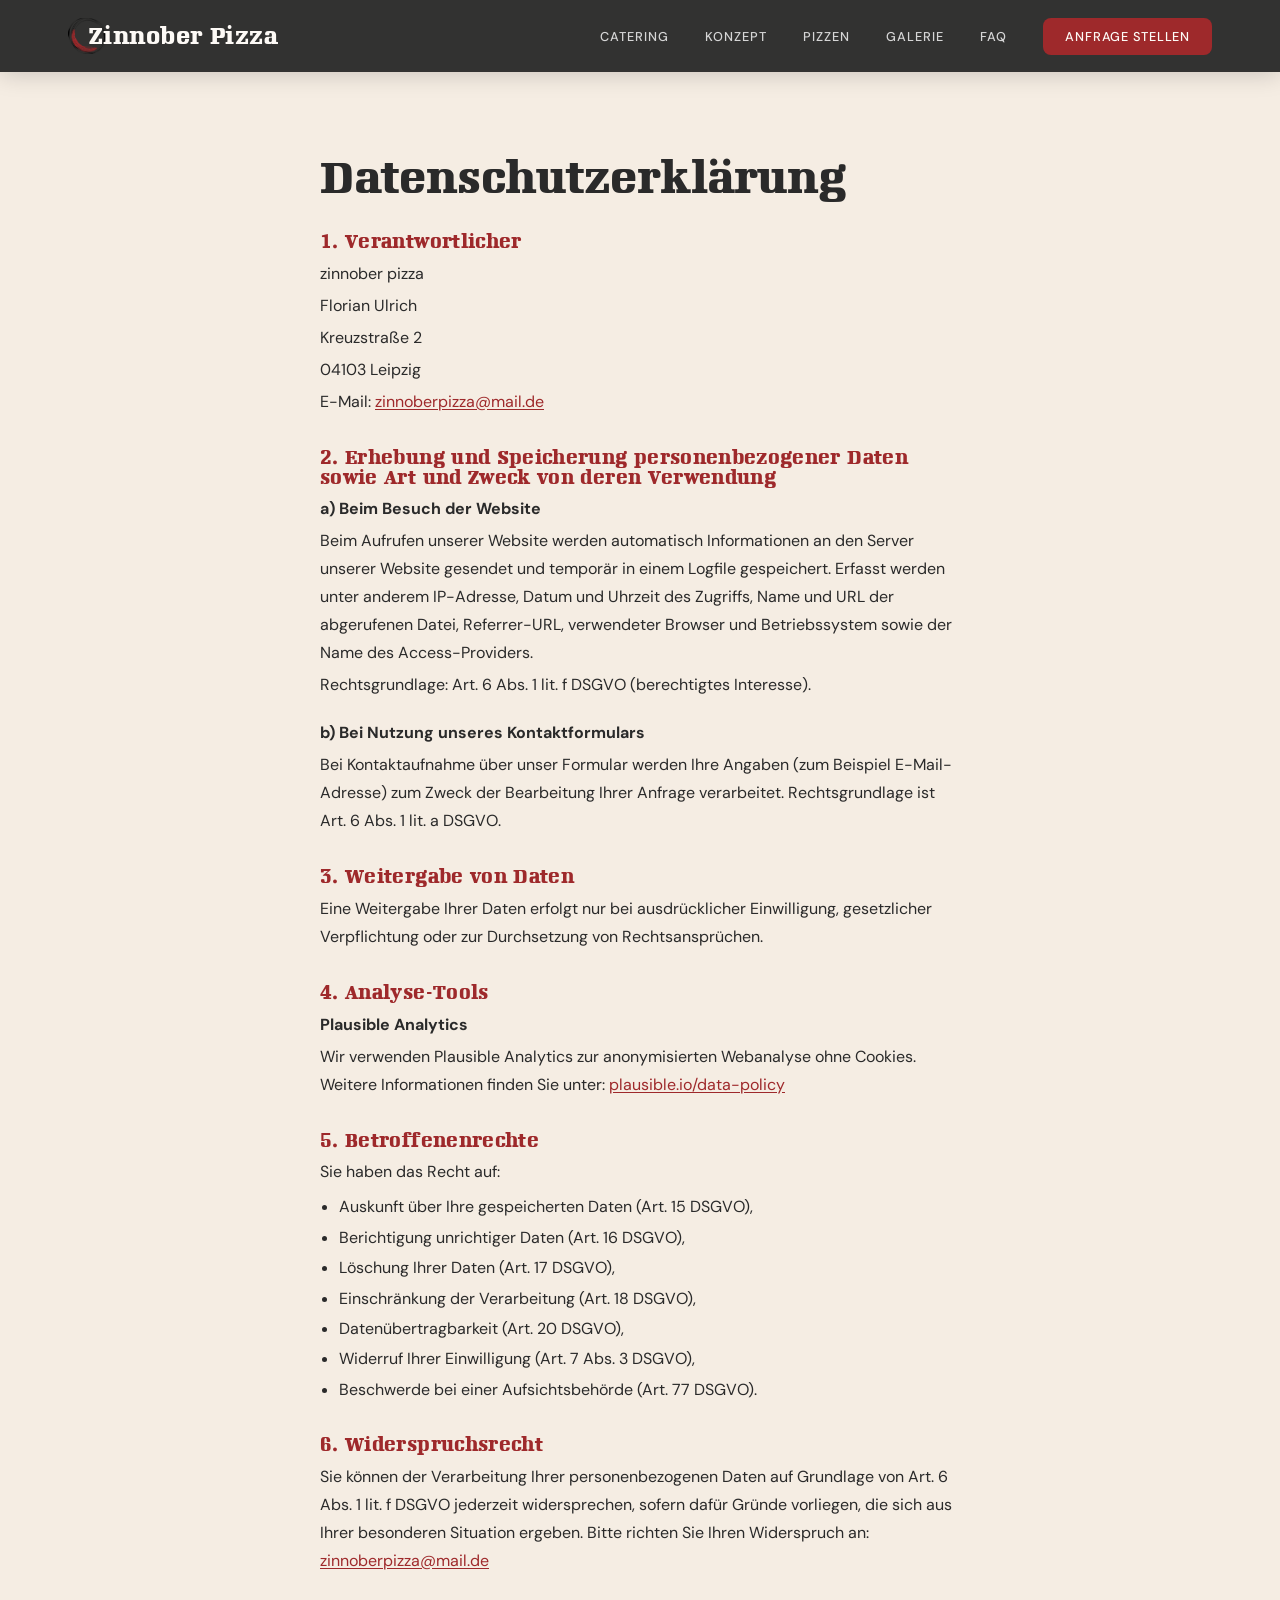
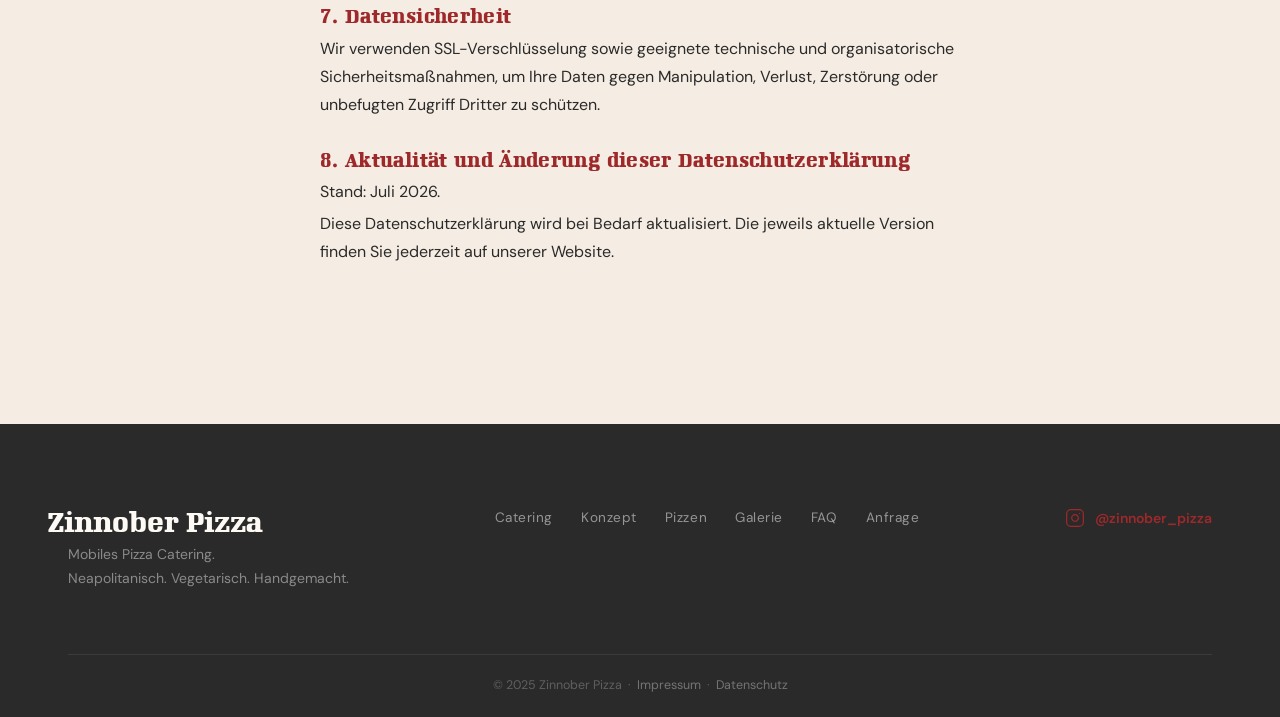
<file: datenschutz.html>
<!DOCTYPE html>
<html lang="de">
<head>
    <meta charset="UTF-8">
    <meta name="viewport" content="width=device-width, initial-scale=1.0">
    <title>Datenschutz – Zinnober Pizza</title>
    <meta name="description" content="Datenschutzerklärung von Zinnober Pizza gemäß DSGVO.">
    <meta name="robots" content="noindex, follow">
    <link rel="canonical" href="https://zinnoberpizza.com/datenschutz.html">
    <link rel="icon" type="image/png" href="images/logo.png">

    <!-- Google Fonts — DM Sans body only; Napoleon headings are self-hosted in /fonts -->
    <link rel="preconnect" href="https://fonts.googleapis.com">
    <link rel="preconnect" href="https://fonts.gstatic.com" crossorigin>
    <link href="https://fonts.googleapis.com/css2?family=DM+Sans:opsz,wght@9..40,300;9..40,400;9..40,500;9..40,600&display=swap" rel="stylesheet">

    <link rel="stylesheet" href="css/style.css">
</head>
<body class="legal-page">

    <!-- =====================================================================
         NAVIGATION
    ====================================================================== -->
    <header class="site-header" id="header">
        <nav class="nav-inner">
            <a href="index.html" class="nav-logo">
                <img src="images/logo.png" alt="Zinnober Pizza" class="nav-logo-img">
                <span>Zinnober Pizza</span>
            </a>
            <button class="nav-toggle" id="navToggle" aria-label="Menü öffnen" aria-expanded="false">
                <span></span><span></span><span></span>
            </button>
            <ul class="nav-links" id="navLinks">
                <li><a href="index.html#catering">Catering</a></li>
                <li><a href="index.html#konzept">Konzept</a></li>
                <li><a href="index.html#pizzen">Pizzen</a></li>
                <li><a href="index.html#galerie">Galerie</a></li>
                <li><a href="index.html#faq">FAQ</a></li>
                <li><a href="index.html#anfrage" class="nav-cta">Anfrage stellen</a></li>
            </ul>
        </nav>
    </header>


    <!-- =====================================================================
         DATENSCHUTZ
    ====================================================================== -->
    <section class="s-legal">
        <div class="container">
            <div class="legal-content">
                <h2>Datenschutzerklärung</h2>

                <h3>1. Verantwortlicher</h3>
                <p>zinnober pizza</p>
                <p>Florian Ulrich</p>
                <p>Kreuzstraße 2</p>
                <p>04103 Leipzig</p>
                <p>E-Mail: <a href="mailto:zinnoberpizza@mail.de">zinnoberpizza@mail.de</a></p>

                <h3>2. Erhebung und Speicherung personenbezogener Daten sowie Art und Zweck von deren Verwendung</h3>
                <p><strong>a) Beim Besuch der Website</strong></p>
                <p>Beim Aufrufen unserer Website werden automatisch Informationen an den Server unserer Website gesendet und temporär in einem Logfile gespeichert. Erfasst werden unter anderem IP-Adresse, Datum und Uhrzeit des Zugriffs, Name und URL der abgerufenen Datei, Referrer-URL, verwendeter Browser und Betriebssystem sowie der Name des Access-Providers.</p>
                <p>Rechtsgrundlage: Art. 6 Abs. 1 lit. f DSGVO (berechtigtes Interesse).</p>

                <p style="margin-top: 20px;"><strong>b) Bei Nutzung unseres Kontaktformulars</strong></p>
                <p>Bei Kontaktaufnahme über unser Formular werden Ihre Angaben (zum Beispiel E-Mail-Adresse) zum Zweck der Bearbeitung Ihrer Anfrage verarbeitet. Rechtsgrundlage ist Art. 6 Abs. 1 lit. a DSGVO.</p>

                <h3>3. Weitergabe von Daten</h3>
                <p>Eine Weitergabe Ihrer Daten erfolgt nur bei ausdrücklicher Einwilligung, gesetzlicher Verpflichtung oder zur Durchsetzung von Rechtsansprüchen.</p>

                <h3>4. Analyse-Tools</h3>
                <p><strong>Plausible Analytics</strong></p>
                <p>Wir verwenden Plausible Analytics zur anonymisierten Webanalyse ohne Cookies. Weitere Informationen finden Sie unter: <a href="https://plausible.io/data-policy" target="_blank" rel="noopener noreferrer">plausible.io/data-policy</a></p>

                <h3>5. Betroffenenrechte</h3>
                <p>Sie haben das Recht auf:</p>
                <ul class="legal-list">
                    <li>Auskunft über Ihre gespeicherten Daten (Art. 15 DSGVO),</li>
                    <li>Berichtigung unrichtiger Daten (Art. 16 DSGVO),</li>
                    <li>Löschung Ihrer Daten (Art. 17 DSGVO),</li>
                    <li>Einschränkung der Verarbeitung (Art. 18 DSGVO),</li>
                    <li>Datenübertragbarkeit (Art. 20 DSGVO),</li>
                    <li>Widerruf Ihrer Einwilligung (Art. 7 Abs. 3 DSGVO),</li>
                    <li>Beschwerde bei einer Aufsichtsbehörde (Art. 77 DSGVO).</li>
                </ul>

                <h3>6. Widerspruchsrecht</h3>
                <p>Sie können der Verarbeitung Ihrer personenbezogenen Daten auf Grundlage von Art. 6 Abs. 1 lit. f DSGVO jederzeit widersprechen, sofern dafür Gründe vorliegen, die sich aus Ihrer besonderen Situation ergeben. Bitte richten Sie Ihren Widerspruch an: <a href="mailto:zinnoberpizza@mail.de">zinnoberpizza@mail.de</a></p>

                <h3>7. Datensicherheit</h3>
                <p>Wir verwenden SSL-Verschlüsselung sowie geeignete technische und organisatorische Sicherheitsmaßnahmen, um Ihre Daten gegen Manipulation, Verlust, Zerstörung oder unbefugten Zugriff Dritter zu schützen.</p>

                <h3>8. Aktualität und Änderung dieser Datenschutzerklärung</h3>
                <p>Stand: Juli 2026.</p>
                <p>Diese Datenschutzerklärung wird bei Bedarf aktualisiert. Die jeweils aktuelle Version finden Sie jederzeit auf unserer Website.</p>
            </div>
        </div>
    </section>


    <!-- =====================================================================
         FOOTER
    ====================================================================== -->
    <footer class="footer">
        <div class="container">
            <div class="footer-inner">
                <div class="footer-brand">
                    <span class="footer-logo">Zinnober Pizza</span>
                    <p>Mobiles Pizza Catering.<br>Neapolitanisch. Vegetarisch. Handgemacht.</p>
                </div>
                <nav class="footer-nav" aria-label="Footer Navigation">
                    <a href="index.html#catering">Catering</a>
                    <a href="index.html#konzept">Konzept</a>
                    <a href="index.html#pizzen">Pizzen</a>
                    <a href="index.html#galerie">Galerie</a>
                    <a href="index.html#faq">FAQ</a>
                    <a href="index.html#anfrage">Anfrage</a>
                </nav>
                <div class="footer-social">
                    <a href="https://www.instagram.com/zinnober_pizza" target="_blank" rel="noopener noreferrer" aria-label="Instagram @zinnober_pizza">
                        <svg width="20" height="20" viewBox="0 0 24 24" fill="none" stroke="currentColor" stroke-width="1.5" stroke-linecap="round" stroke-linejoin="round" aria-hidden="true">
                            <rect x="2" y="2" width="20" height="20" rx="5" ry="5"/><path d="M16 11.37A4 4 0 1 1 12.63 8 4 4 0 0 1 16 11.37z"/><line x1="17.5" y1="6.5" x2="17.51" y2="6.5"/>
                        </svg>
                        @zinnober_pizza
                    </a>
                </div>
            </div>
            <div class="footer-bottom">
                <p>&copy; 2025 Zinnober Pizza &nbsp;&middot;&nbsp; <a href="impressum.html">Impressum</a> &nbsp;&middot;&nbsp; <a href="datenschutz.html">Datenschutz</a></p>
            </div>
        </div>
    </footer>

    <script src="js/main.js"></script>
</body>
</html>
</file>
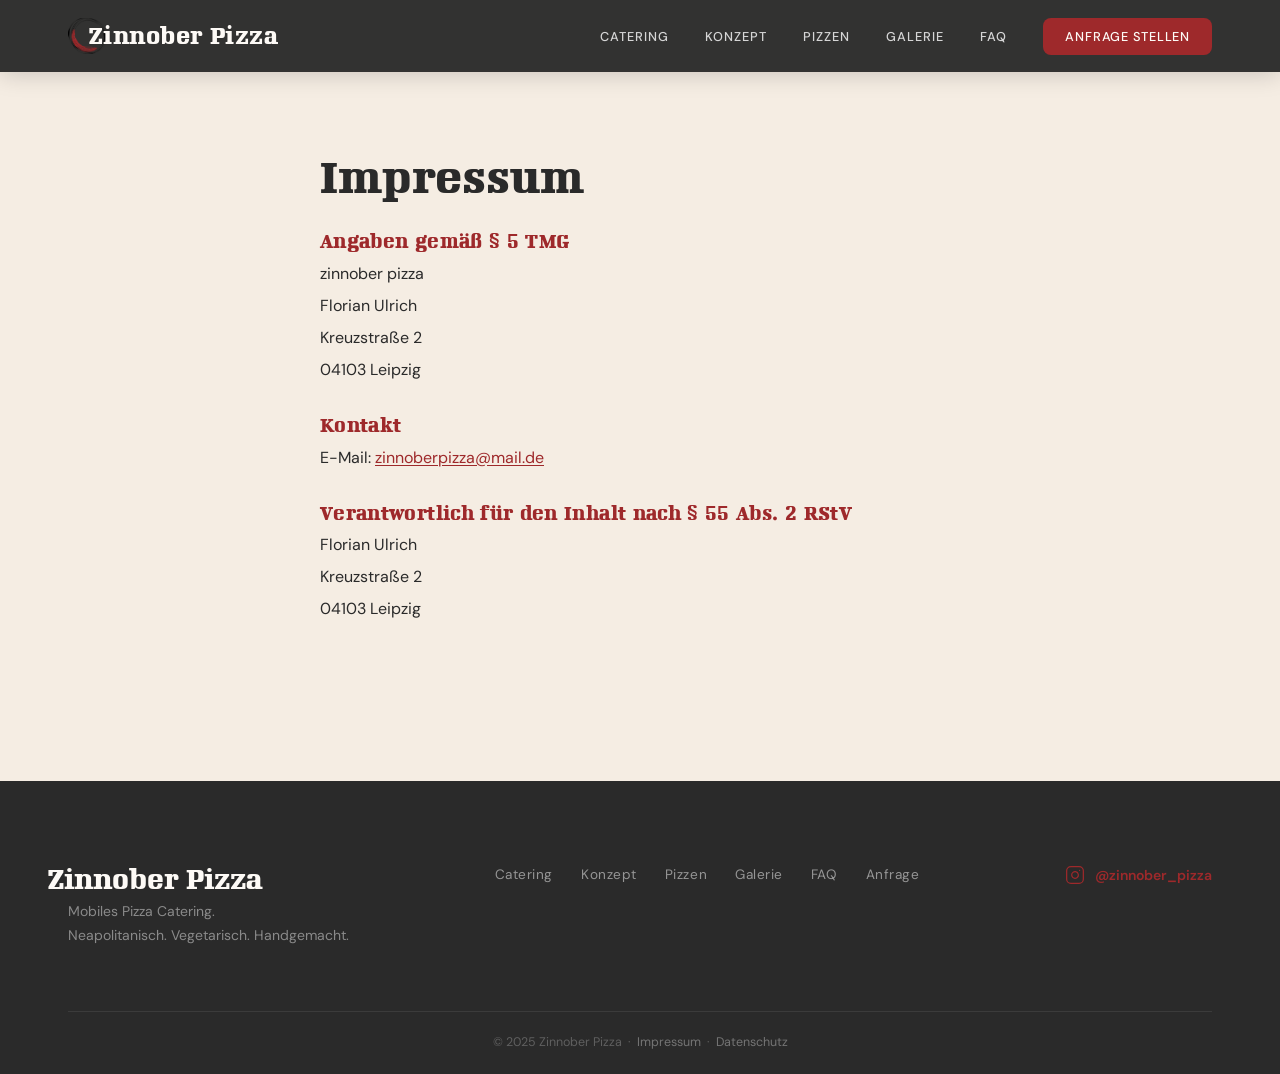
<file: impressum.html>
<!DOCTYPE html>
<html lang="de">
<head>
    <meta charset="UTF-8">
    <meta name="viewport" content="width=device-width, initial-scale=1.0">
    <title>Impressum – Zinnober Pizza</title>
    <meta name="description" content="Impressum von Zinnober Pizza – Angaben gemäß § 5 TMG.">
    <meta name="robots" content="noindex, follow">
    <link rel="canonical" href="https://zinnoberpizza.com/impressum.html">
    <link rel="icon" type="image/png" href="images/logo.png">

    <!-- Google Fonts — DM Sans body only; Napoleon headings are self-hosted in /fonts -->
    <link rel="preconnect" href="https://fonts.googleapis.com">
    <link rel="preconnect" href="https://fonts.gstatic.com" crossorigin>
    <link href="https://fonts.googleapis.com/css2?family=DM+Sans:opsz,wght@9..40,300;9..40,400;9..40,500;9..40,600&display=swap" rel="stylesheet">

    <link rel="stylesheet" href="css/style.css">
</head>
<body class="legal-page">

    <!-- =====================================================================
         NAVIGATION
    ====================================================================== -->
    <header class="site-header" id="header">
        <nav class="nav-inner">
            <a href="index.html" class="nav-logo">
                <img src="images/logo.png" alt="Zinnober Pizza" class="nav-logo-img">
                <span>Zinnober Pizza</span>
            </a>
            <button class="nav-toggle" id="navToggle" aria-label="Menü öffnen" aria-expanded="false">
                <span></span><span></span><span></span>
            </button>
            <ul class="nav-links" id="navLinks">
                <li><a href="index.html#catering">Catering</a></li>
                <li><a href="index.html#konzept">Konzept</a></li>
                <li><a href="index.html#pizzen">Pizzen</a></li>
                <li><a href="index.html#galerie">Galerie</a></li>
                <li><a href="index.html#faq">FAQ</a></li>
                <li><a href="index.html#anfrage" class="nav-cta">Anfrage stellen</a></li>
            </ul>
        </nav>
    </header>


    <!-- =====================================================================
         IMPRESSUM
    ====================================================================== -->
    <section class="s-legal">
        <div class="container">
            <div class="legal-content">
                <h2>Impressum</h2>

                <h3>Angaben gemäß § 5 TMG</h3>
                <p>zinnober pizza</p>
                <p>Florian Ulrich</p>
                <p>Kreuzstraße 2</p>
                <p>04103 Leipzig</p>

                <h3>Kontakt</h3>
                <p>E-Mail: <a href="mailto:zinnoberpizza@mail.de">zinnoberpizza@mail.de</a></p>

                <h3>Verantwortlich für den Inhalt nach § 55 Abs. 2 RStV</h3>
                <p>Florian Ulrich</p>
                <p>Kreuzstraße 2</p>
                <p>04103 Leipzig</p>
            </div>
        </div>
    </section>


    <!-- =====================================================================
         FOOTER
    ====================================================================== -->
    <footer class="footer">
        <div class="container">
            <div class="footer-inner">
                <div class="footer-brand">
                    <span class="footer-logo">Zinnober Pizza</span>
                    <p>Mobiles Pizza Catering.<br>Neapolitanisch. Vegetarisch. Handgemacht.</p>
                </div>
                <nav class="footer-nav" aria-label="Footer Navigation">
                    <a href="index.html#catering">Catering</a>
                    <a href="index.html#konzept">Konzept</a>
                    <a href="index.html#pizzen">Pizzen</a>
                    <a href="index.html#galerie">Galerie</a>
                    <a href="index.html#faq">FAQ</a>
                    <a href="index.html#anfrage">Anfrage</a>
                </nav>
                <div class="footer-social">
                    <a href="https://www.instagram.com/zinnober_pizza" target="_blank" rel="noopener noreferrer" aria-label="Instagram @zinnober_pizza">
                        <svg width="20" height="20" viewBox="0 0 24 24" fill="none" stroke="currentColor" stroke-width="1.5" stroke-linecap="round" stroke-linejoin="round" aria-hidden="true">
                            <rect x="2" y="2" width="20" height="20" rx="5" ry="5"/><path d="M16 11.37A4 4 0 1 1 12.63 8 4 4 0 0 1 16 11.37z"/><line x1="17.5" y1="6.5" x2="17.51" y2="6.5"/>
                        </svg>
                        @zinnober_pizza
                    </a>
                </div>
            </div>
            <div class="footer-bottom">
                <p>&copy; 2025 Zinnober Pizza &nbsp;&middot;&nbsp; <a href="impressum.html">Impressum</a> &nbsp;&middot;&nbsp; <a href="datenschutz.html">Datenschutz</a></p>
            </div>
        </div>
    </footer>

    <script src="js/main.js"></script>
</body>
</html>
</file>
<file: css/style.css>
/* =============================================================================
   ZINNOBER PIZZA — Stylesheet
   Colors:  Zinnober Rot #9E292B | Charcoal #2A2A2A | Cream #F5EDE3 | Gold #D4A853
   Fonts:   Napoleon (headings, self-hosted) | DM Sans (body, Google Fonts)
   Hosted:  GitHub Pages · static
============================================================================= */


/* ─────────────────────────────────────────────
   NAPOLEON FONT FACES (self-hosted)
───────────────────────────────────────────── */
@font-face {
    font-family: 'Napoleon';
    src: url('../fonts/napoleon-regular.ttf') format('truetype');
    font-weight: 400;
    font-style: normal;
    font-display: swap;
}
@font-face {
    font-family: 'Napoleon';
    src: url('../fonts/napoleon-italic.ttf') format('truetype');
    font-weight: 400;
    font-style: italic;
    font-display: swap;
}
@font-face {
    font-family: 'Napoleon';
    src: url('../fonts/napoleon-light.ttf') format('truetype');
    font-weight: 300;
    font-style: normal;
    font-display: swap;
}
@font-face {
    font-family: 'Napoleon';
    src: url('../fonts/napoleon-semibold.ttf') format('truetype');
    font-weight: 600;
    font-style: normal;
    font-display: swap;
}
@font-face {
    font-family: 'Napoleon';
    src: url('../fonts/napoleon-bold.ttf') format('truetype');
    font-weight: 700;
    font-style: normal;
    font-display: swap;
}
@font-face {
    font-family: 'Napoleon Condensed';
    src: url('../fonts/napoleon-bold-condensed.ttf') format('truetype');
    font-weight: 700;
    font-style: normal;
    font-display: swap;
}


/* ─────────────────────────────────────────────
   0. VARIABLES & RESET
───────────────────────────────────────────── */
:root {
    --red:          #9E292B;
    --red-dk:       #7D1F21;
    --charcoal:     #2A2A2A;
    --charcoal-lt:  #3D3D3D;
    --cream:        #F5EDE3;
    --cream-dk:     #E8DDD0;
    --gold:         #D4A853;
    --olive:        #5C6B4A;
    --white:        #FDFAF6;
    --text:         #2A2A2A;
    --text-muted:   #6A6A6A;

    --font-display: 'Napoleon', Georgia, serif;
    --font-body:    'DM Sans', system-ui, -apple-system, sans-serif;

    --container:    1240px;
    --pad-section:  clamp(80px, 12vw, 160px);
    --pad-x:        clamp(20px, 5vw, 48px);
    --nav-h:        72px;
    --radius:       12px;
    --radius-sm:    8px;
    --trans:        0.3s ease;
    --shadow-sm:    0 2px 16px rgba(0,0,0,0.06);
    --shadow-md:    0 8px 32px rgba(0,0,0,0.10);
}

*, *::before, *::after { box-sizing: border-box; margin: 0; padding: 0; }

html {
    scroll-behavior: smooth;
    scroll-padding-top: var(--nav-h);
    font-size: 16px;
}

body {
    font-family: var(--font-body);
    color: var(--text);
    background: var(--cream);
    line-height: 1.65;
    overflow-x: hidden;
    -webkit-font-smoothing: antialiased;
    -moz-osx-font-smoothing: grayscale;
}

/* ─────────────────────────────────────────────
   CARDBOARD TEXTURE — applied to all warm sections
   Grain SVG + linen fibers + cream gradient stack
───────────────────────────────────────────── */
/* Uniform cardboard photo — one fixed image spans Events through Contact
   so section boundaries never show up as separate crops */
.s-events,
.s-why,
.s-process,
.s-menu,
.s-gallery,
.s-contact {
    background-color: var(--cream);
    background-image:
        linear-gradient(180deg, rgba(249,240,227,0.55) 0%, rgba(240,226,204,0.55) 100%),
        url("../images/cardboard.jpg");
    background-size: cover;
    background-position: center;
    background-repeat: no-repeat;
    background-attachment: fixed;
}

/* ─────────────────────────────────────────────
   PIZZA PROCESS DECOR — dough → sauce,
   a visual thread from Catering through Konzept
───────────────────────────────────────────── */
.section-bg-pizza {
    position: absolute;
    pointer-events: none;
    user-select: none;
    filter: drop-shadow(0 22px 32px rgba(0,0,0,0.20));
}
/* Dough — sits inside the catering intro, reaching toward the headline.
   Anchored to page-center (not the viewport edge) so the overlap with
   the centered text column holds at any width. */
.section-bg-pizza--dough {
    left: calc(50% - 740px);
    top: 30px;
    width: 480px;
    transform: rotate(-9deg);
    z-index: -1;
}
/* Sauce — bleeds up from the top of the Konzept section (on top of the
   preceding Catering section), right side. */
.section-bg-pizza--sauce {
    left: calc(50% + 250px);
    top: -230px;
    width: 480px;
    transform: rotate(8deg);
    z-index: -1;
}
/* Fertig (finished pizza) — sits between the Konzept lead paragraph and
   the "Was aus dem Ofen kommt" title, left side. Bled up from the menu
   section (not Konzept) so it isn't clipped by the section boundary. */
.section-bg-pizza--fertig {
    left: calc(50% - 620px);
    top: -217px;
    width: 480px;
    transform: rotate(-6deg);
    z-index: -1;
}
@media (max-width: 1400px) {
    .section-bg-pizza--dough,
    .section-bg-pizza--sauce,
    .section-bg-pizza--fertig { display: none; }
}

img  { max-width: 100%; display: block; }
a    { color: inherit; text-decoration: none; }
button { cursor: pointer; border: none; background: none; font-family: inherit; }
ul   { list-style: none; }
h1, h2, h3, h4 { font-family: var(--font-display); line-height: 1.12; }
p   { line-height: 1.75; }


/* ─────────────────────────────────────────────
   UTILITIES
───────────────────────────────────────────── */
.container {
    max-width: var(--container);
    margin-inline: auto;
    padding-inline: var(--pad-x);
}

/* Legal pages (Impressum, Datenschutz) — no hero, header stays solid */
body.legal-page .site-header {
    background: rgba(42, 42, 42, 0.96);
    box-shadow: 0 2px 24px rgba(0,0,0,0.18);
}
.s-legal {
    padding-block: var(--pad-section);
    min-height: calc(100svh - 260px);
}
.legal-content {
    max-width: 640px;
    margin-inline: auto;
}
.legal-content h2 {
    font-size: clamp(1.8rem, 3.5vw, 2.6rem);
    color: var(--charcoal);
    margin-bottom: 28px;
}
.legal-content h3 {
    font-size: 1.1rem;
    font-weight: 700;
    color: var(--red);
    letter-spacing: 0.02em;
    margin: 32px 0 8px;
}
.legal-content p {
    color: var(--text);
    margin-bottom: 4px;
}
.legal-content a {
    color: var(--red);
    text-decoration: underline;
    text-underline-offset: 2px;
}
.legal-list {
    margin: 8px 0 4px 1.2em;
}
.legal-list li {
    list-style: disc;
    color: var(--text);
    margin-bottom: 4px;
}

/* Section shared */
.section-header {
    text-align: center;
    margin-bottom: clamp(48px, 7vw, 80px);
}
.section-tag {
    display: inline-block;
    color: var(--red);
    font-size: 0.72rem;
    font-weight: 700;
    letter-spacing: 0.3em;
    text-transform: uppercase;
    margin-bottom: 16px;
}
.section-title {
    font-size: clamp(2rem, 4.5vw, 3.5rem);
    font-weight: 700;
    color: var(--charcoal);
    margin-bottom: 20px;
}
.section-sub {
    color: var(--text-muted);
    font-size: clamp(1rem, 1.5vw, 1.1rem);
    max-width: 600px;
    margin-inline: auto;
}

/* Buttons */
.btn {
    display: inline-block;
    padding: 15px 40px;
    font-family: var(--font-body);
    font-size: 0.85rem;
    font-weight: 600;
    letter-spacing: 0.08em;
    text-transform: uppercase;
    border-radius: var(--radius-sm);
    transition: background var(--trans), transform var(--trans), box-shadow var(--trans);
    white-space: nowrap;
}
.btn-primary {
    background: var(--red);
    color: var(--white);
}
.btn-primary:hover {
    background: var(--red-dk);
    transform: translateY(-2px);
    box-shadow: 0 8px 24px rgba(158, 41, 43, 0.30);
}
.btn-primary:active { transform: translateY(0); }

/* Scroll reveal */
.reveal {
    opacity: 0;
    transform: translateY(22px);
    transition: opacity 0.65s ease var(--reveal-delay, 0ms),
                transform 0.65s ease var(--reveal-delay, 0ms);
}
.reveal.is-visible {
    opacity: 1;
    transform: translateY(0);
}


/* ─────────────────────────────────────────────
   1. NAVIGATION
───────────────────────────────────────────── */
.site-header {
    position: fixed;
    top: 0; left: 0; right: 0;
    z-index: 500;
    transition: background var(--trans), box-shadow var(--trans);
}
.site-header.is-scrolled {
    background: rgba(42, 42, 42, 0.96);
    backdrop-filter: blur(12px);
    -webkit-backdrop-filter: blur(12px);
    box-shadow: 0 2px 24px rgba(0,0,0,0.18);
}
.nav-inner {
    max-width: var(--container);
    margin-inline: auto;
    padding-inline: var(--pad-x);
    height: var(--nav-h);
    display: flex;
    align-items: center;
    justify-content: space-between;
    gap: 24px;
}
.nav-logo {
    display: flex;
    align-items: center;
    gap: 0;
    font-family: var(--font-display);
    font-size: 1.4rem;
    font-weight: 700;
    color: var(--white);
    letter-spacing: 0.02em;
    flex-shrink: 0;
}
.nav-logo-img {
    height: 36px;
    width: auto;
    flex-shrink: 0;
}
.nav-logo span {
    margin-left: -18px;
    position: relative;
    z-index: 1;
}
.nav-links {
    display: flex;
    align-items: center;
    gap: 36px;
}
.nav-links a {
    color: rgba(255,255,255,0.8);
    font-size: 0.8rem;
    font-weight: 500;
    letter-spacing: 0.08em;
    text-transform: uppercase;
    transition: color var(--trans);
    padding-block: 4px;
    position: relative;
}
.nav-links a::after {
    content: '';
    position: absolute;
    bottom: -2px; left: 0; right: 0;
    height: 1px;
    background: var(--gold);
    transform: scaleX(0);
    transform-origin: left;
    transition: transform var(--trans);
}
.nav-links a:hover { color: var(--white); }
.nav-links a:hover::after { transform: scaleX(1); }
.nav-cta {
    background: var(--red) !important;
    color: var(--white) !important;
    padding: 10px 22px !important;
    border-radius: var(--radius-sm) !important;
    letter-spacing: 0.06em !important;
}
.nav-cta::after { display: none !important; }
.nav-cta:hover { background: var(--red-dk) !important; }

.nav-toggle {
    display: none;
    flex-direction: column;
    gap: 5px;
    padding: 4px;
}
.nav-toggle span {
    display: block; width: 24px; height: 2px;
    background: var(--white); border-radius: 2px;
    transition: var(--trans);
}
.nav-toggle[aria-expanded="true"] span:nth-child(1) { transform: translateY(7px) rotate(45deg); }
.nav-toggle[aria-expanded="true"] span:nth-child(2) { opacity: 0; }
.nav-toggle[aria-expanded="true"] span:nth-child(3) { transform: translateY(-7px) rotate(-45deg); }


/* ─────────────────────────────────────────────
   2. HERO
───────────────────────────────────────────── */
.s-hero {
    position: relative;
    height: 100svh;
    min-height: 640px;
    overflow: hidden;
    background: var(--charcoal);
}

/* Slider */
.hero-slider {
    position: absolute;
    inset: 0;
}
.hero-slide {
    position: absolute;
    inset: 0;
    background: center/cover no-repeat var(--charcoal);
    opacity: 0;
    transition: opacity 1.2s ease;
}
.hero-slide.active {
    opacity: 1;
    animation: kenBurns 9s ease-in-out both;
}
@keyframes kenBurns {
    from { transform: scale(1.06); }
    to   { transform: scale(1.00); }
}

/* Overlay */
.hero-overlay {
    position: absolute;
    inset: 0;
    background: linear-gradient(155deg, rgba(0,0,0,0.60) 0%, rgba(0,0,0,0.35) 55%, rgba(0,0,0,0.55) 100%);
    z-index: 1;
}

/* Content */
.hero-body {
    position: absolute;
    inset: 0;
    z-index: 2;
    display: flex;
    flex-direction: column;
    justify-content: center;
    padding: calc(var(--nav-h) + 48px) clamp(24px, 8vw, 100px) 80px;
    max-width: 900px;
}

/* Frosted panel behind the headline, subtext and button only —
   lighter blur than a full-bleed wash so the photo still reads through */
.hero-text-panel {
    display: flex;
    flex-direction: column;
    align-items: flex-start;
    width: fit-content;
    max-width: 100%;
    background: rgba(10,8,7,0.46);
    backdrop-filter: blur(7px);
    -webkit-backdrop-filter: blur(7px);
    border-radius: 20px;
    padding: 32px clamp(24px, 4vw, 44px);
}
.hero-title {
    font-size: clamp(2.6rem, 5.5vw, 4.8rem);
    font-weight: 700;
    color: var(--white);
    line-height: 1.05;
    margin-bottom: 28px;
    animation: fadeUp 0.9s ease 0.4s both;
}
.hero-word {
    color: var(--red);
    display: inline-block;
    transition: opacity 0.35s ease, transform 0.35s ease;
}
.hero-word.is-fading {
    opacity: 0;
    transform: translateY(-8px);
}
.hero-sub {
    color: rgba(255,255,255,0.80);
    font-size: clamp(1rem, 1.6vw, 1.15rem);
    max-width: 460px;
    margin-bottom: 40px;
    animation: fadeUp 0.9s ease 0.6s both;
}
.hero-body .btn { animation: fadeUp 0.9s ease 0.8s both; align-self: flex-start; }

@keyframes fadeUp {
    from { opacity: 0; transform: translateY(24px); }
    to   { opacity: 1; transform: translateY(0); }
}

/* Scroll indicator */
.scroll-indicator {
    position: absolute;
    bottom: 30px;
    left: 50%;
    transform: translateX(-50%);
    z-index: 3;
}
.scroll-indicator span {
    display: block;
    width: 22px; height: 36px;
    border: 2px solid rgba(255,255,255,0.35);
    border-radius: 12px;
    position: relative;
}
.scroll-indicator span::before {
    content: '';
    position: absolute;
    top: 6px; left: 50%;
    width: 4px; height: 4px;
    border-radius: 50%;
    background: rgba(255,255,255,0.7);
    transform: translateX(-50%);
    animation: scrollDot 2s ease-in-out infinite;
}
@keyframes scrollDot {
    0%, 100% { top: 6px; opacity: 0.8; }
    50%       { top: 18px; opacity: 0.2; }
}


/* ─────────────────────────────────────────────
   4. EVENTS
───────────────────────────────────────────── */
.s-events {
    position: relative;
    z-index: 0;
    overflow-x: clip;
    overflow-y: visible;
    padding-block: var(--pad-section);
}

.events-intro {
    max-width: 720px;
    margin: 0 auto clamp(48px, 7vw, 80px);
    text-align: center;
}
.events-intro .section-tag { margin-bottom: 16px; }
.events-intro .section-title { margin-bottom: 20px; }
.events-intro-text {
    font-size: clamp(1rem, 1.5vw, 1.125rem);
    color: var(--text-muted);
    line-height: 1.8;
    margin-bottom: 20px;
}
.events-location {
    display: inline-flex;
    align-items: flex-start;
    gap: 8px;
    font-size: 0.875rem;
    color: var(--text-muted);
    background: var(--white);
    border-radius: 8px;
    padding: 10px 18px;
    border: 1px solid var(--cream-dk);
    text-align: left;
    line-height: 1.5;
}
.events-location-icon { flex-shrink: 0; color: var(--red); display: inline-flex; margin-top: 1px; }
.events-location-icon svg { width: 16px; height: 16px; }

.events-body {
    display: grid;
    grid-template-columns: 1fr 1fr;
    gap: clamp(32px, 6vw, 80px);
    align-items: start;
    max-width: 960px;
    margin: 0 auto;
}
.events-col-title {
    font-family: var(--font-display);
    font-size: clamp(1.1rem, 2vw, 1.4rem);
    color: var(--charcoal);
    margin-bottom: 24px;
    padding-bottom: 14px;
    border-bottom: 2px solid var(--red);
}
.events-list {
    list-style: none;
    display: flex;
    flex-direction: column;
    gap: 12px;
    margin: 0 0 28px;
    padding: 0;
}
.events-list li {
    font-size: 0.9375rem;
    color: var(--text);
    line-height: 1.55;
    padding-left: 20px;
    position: relative;
}
.events-list li::before {
    content: '';
    position: absolute;
    left: 0;
    top: 0.55em;
    width: 7px;
    height: 7px;
    border-radius: 50%;
    background: var(--red);
    flex-shrink: 0;
}

.events-note {
    display: flex;
    align-items: flex-start;
    gap: 10px;
    background: rgba(199,91,57,0.08);
    border-left: 3px solid var(--red);
    border-radius: 0 8px 8px 0;
    padding: 14px 18px;
}
.events-note-icon { color: var(--red); display: inline-flex; flex-shrink: 0; margin-top: 1px; }
.events-note-icon svg { width: 20px; height: 20px; }
.events-note p {
    font-size: 0.875rem;
    color: var(--text-muted);
    line-height: 1.6;
    margin: 0;
}

.events-cta {
    text-align: center;
    margin-top: clamp(48px, 7vw, 72px);
}
.events-cta p {
    font-size: 0.9375rem;
    color: var(--text-muted);
    margin-bottom: 24px;
}

@media (max-width: 680px) {
    .events-body { grid-template-columns: 1fr; gap: 40px; }
    .events-location { font-size: 0.8rem; }
}


/* ─────────────────────────────────────────────
   5. WHY ZINNOBER
───────────────────────────────────────────── */
.s-why {
    position: relative;
    z-index: 0;
    overflow-x: clip;
    overflow-y: visible;
    padding-block: var(--pad-section);
}
.why-layout {
    display: grid;
    grid-template-columns: 1fr 2fr;
    gap: clamp(48px, 7vw, 96px);
    align-items: start;
}
.why-text .section-tag { margin-bottom: 16px; }
.why-text .section-title { text-align: left; margin-bottom: 24px; }
.why-text p {
    color: var(--text-muted);
    font-size: 1rem;
    line-height: 1.8;
}
.why-lead {
    color: var(--charcoal) !important;
    font-weight: 600;
    margin-bottom: 16px;
}
.why-cards {
    display: grid;
    grid-template-columns: 1fr 1fr;
    gap: 20px;
}
.why-card {
    background: var(--cream);
    border-radius: var(--radius);
    padding: clamp(24px, 3vw, 36px);
    transition: transform var(--trans), box-shadow var(--trans);
}
.why-card:hover {
    transform: translateY(-4px);
    box-shadow: var(--shadow-sm);
}
.why-card h3 {
    font-size: 1rem;
    margin-bottom: 8px;
    color: var(--charcoal);
}
.why-card p { font-size: 0.9375rem; color: var(--text-muted); line-height: 1.65; }


/* ─────────────────────────────────────────────
   6. PROCESS
───────────────────────────────────────────── */
.s-process {
    padding-block: var(--pad-section);
}
.process-steps {
    display: flex;
    align-items: flex-start;
    justify-content: center;
    gap: 0;
    margin-top: clamp(32px, 5vw, 64px);
}
.process-step {
    flex: 1;
    max-width: 240px;
    display: flex;
    flex-direction: column;
    align-items: center;
    text-align: center;
    gap: 12px;
    padding-inline: 12px;
}
.process-icon {
    color: var(--red);
    display: flex;
    align-items: center;
    justify-content: center;
    margin-block: 4px;
}
.process-icon svg {
    width: 40px;
    height: 40px;
}
.process-step h3 {
    font-size: 1.125rem;
    color: var(--charcoal);
}
.process-step p {
    font-size: 1rem;
    color: var(--text);
    line-height: 1.6;
}
.process-arrow {
    flex-shrink: 0;
    width: 40px;
    height: 2px;
    background: var(--cream-dk);
    margin-top: 26px;
    position: relative;
}
.process-arrow::after {
    content: '';
    position: absolute;
    right: -5px; top: -4px;
    border: 5px solid transparent;
    border-left-color: var(--cream-dk);
}


/* ─────────────────────────────────────────────
   6b. PIZZA MENU
───────────────────────────────────────────── */
.s-menu {
    position: relative;
    z-index: 0;
    overflow-x: clip;
    overflow-y: visible;
    padding-block: var(--pad-section);
}
.menu-slider {
    margin-top: clamp(32px, 5vw, 56px);
}
.menu-track {
    display: flex;
    align-items: flex-start;
    overflow-x: auto;
    scroll-snap-type: x mandatory;
    scroll-behavior: smooth;
    transition: height 0.4s ease;
    -webkit-overflow-scrolling: touch;
    scrollbar-width: none;
}
.menu-track::-webkit-scrollbar { display: none; }
.menu-track:focus-visible { outline: 2px solid var(--red); outline-offset: 6px; }
.menu-page {
    flex: 0 0 100%;
    scroll-snap-align: start;
    display: grid;
    grid-template-columns: repeat(3, 1fr);
    grid-auto-rows: 1fr;
    align-content: start;
    gap: 20px clamp(16px, 4vw, 40px);
    padding: 6px 4px 18px;
}
.menu-slider-controls {
    display: flex;
    align-items: center;
    justify-content: center;
    gap: 20px;
    margin-top: 24px;
}
.menu-slider-btn {
    width: 44px; height: 44px;
    display: flex; align-items: center; justify-content: center;
    border: 1px solid var(--cream-dk);
    border-radius: 50%;
    color: var(--charcoal);
    background: var(--white);
    font-size: 1.1rem;
    transition: var(--trans);
}
.menu-slider-btn:hover {
    color: var(--white);
    background: var(--red);
    border-color: var(--red);
}
.menu-slider-dots { display: flex; gap: 8px; }
.menu-slider-dot {
    width: 8px; height: 8px;
    border-radius: 50%;
    background: var(--cream-dk);
    border: none; cursor: pointer;
    transition: var(--trans); padding: 0;
}
.menu-slider-dot.is-active {
    background: var(--red);
    transform: scale(1.3);
}
.menu-card {
    text-align: center;
    transition: transform var(--trans);
}
.menu-card:hover {
    transform: translateY(-6px);
}
.menu-card-img {
    width: 100%;
    max-width: 300px;
    aspect-ratio: 1 / 1;
    margin: 0 auto 16px;
    filter: drop-shadow(0 14px 20px rgba(0,0,0,0.16));
}
.menu-card-img img {
    width: 100%;
    height: 100%;
    object-fit: contain;
}
.menu-card h3 {
    font-size: 1.3rem;
    color: var(--charcoal);
    margin-bottom: 8px;
}
.menu-card p {
    font-size: 0.9rem;
    color: var(--text-muted);
    line-height: 1.6;
}
.menu-badge {
    display: inline-flex;
    align-items: center;
    gap: 5px;
    font-size: 0.66rem;
    font-weight: 700;
    letter-spacing: 0.04em;
    text-transform: uppercase;
    padding: 4px 11px;
    border-radius: 999px;
    margin-bottom: 10px;
}
.menu-badge svg { width: 12px; height: 12px; flex-shrink: 0; }
.menu-badge--veggie {
    color: var(--olive);
    background: rgba(92,107,74,0.10);
    border: 1px solid rgba(92,107,74,0.35);
}
.menu-badge--vegan {
    color: var(--white);
    background: var(--olive);
}


/* ─────────────────────────────────────────────
   7. GALLERY
───────────────────────────────────────────── */
.s-gallery {
    padding-block: var(--pad-section);
}
.gallery-grid {
    display: grid;
    grid-auto-flow: dense;
    grid-template-columns: repeat(4, 1fr);
    grid-auto-rows: 260px;
    gap: 6px;
    margin-top: clamp(32px, 5vw, 56px);
}
.gallery-cell {
    overflow: hidden;
    cursor: zoom-in;
    border-radius: 4px;
    background: center/cover no-repeat var(--cream-dk);
    transition: transform 0.5s ease;
}
.gallery-cell:hover { transform: scale(1.02); }
.gallery-cell:hover .gallery-img { transform: scale(1.03); transition: transform 0.5s ease; }
.gallery-cell .gallery-img { width: 100%; height: 100%; object-fit: cover; display: block; transition: transform 0.5s ease; }
.gallery-cell--tall { grid-row: span 2; }
.gallery-cell--wide { grid-column: span 2; }

/* Lightbox */
.lightbox {
    position: fixed; inset: 0;
    background: rgba(0,0,0,0.92);
    z-index: 9999;
    display: flex; align-items: center; justify-content: center;
}
.lightbox[hidden] { display: none; }
.lightbox-img {
    max-width: 90vw;
    max-height: 90vh;
    object-fit: contain;
    border-radius: 4px;
}
.lightbox-close,
.lightbox-prev,
.lightbox-next {
    position: absolute;
    color: rgba(255,255,255,0.8);
    font-size: 1.5rem;
    width: 48px; height: 48px;
    display: flex; align-items: center; justify-content: center;
    border-radius: 50%;
    background: rgba(255,255,255,0.08);
    transition: background var(--trans), color var(--trans);
}
.lightbox-close:hover,
.lightbox-prev:hover,
.lightbox-next:hover {
    background: rgba(255,255,255,0.18);
    color: var(--white);
}
.lightbox-close { top: 20px; right: 20px; font-size: 1.8rem; }
.lightbox-prev  { left: 20px;  top: 50%; transform: translateY(-50%); }
.lightbox-next  { right: 20px; top: 50%; transform: translateY(-50%); }

/* ─────────────────────────────────────────────
   9. FAQ
───────────────────────────────────────────── */
.s-faq {
    padding-block: var(--pad-section);
    background: var(--charcoal);
}
.s-faq .section-tag  { color: var(--gold); }
.s-faq .section-title { color: var(--white); }

.faq-list {
    max-width: 760px;
    margin-inline: auto;
}
.faq-item { border-bottom: 1px solid rgba(255,255,255,0.09); }
.faq-q {
    width: 100%;
    display: flex;
    justify-content: space-between;
    align-items: center;
    padding-block: 26px;
    color: var(--white);
    font-size: 1rem;
    font-weight: 500;
    text-align: left;
    gap: 20px;
    transition: color var(--trans);
    background: none; border: none; cursor: pointer;
}
.faq-q:hover { color: var(--gold); }
.faq-icon {
    flex-shrink: 0;
    width: 22px; height: 22px;
    border: 1.5px solid var(--red);
    border-radius: 50%;
    position: relative;
    transition: transform var(--trans);
}
.faq-icon::before,
.faq-icon::after {
    content: '';
    position: absolute;
    background: var(--red);
    border-radius: 2px;
    top: 50%; left: 50%;
    transform: translate(-50%, -50%);
}
.faq-icon::before { width: 10px; height: 1.5px; }
.faq-icon::after  { width: 1.5px; height: 10px; transition: transform var(--trans), opacity var(--trans); }
.faq-q[aria-expanded="true"] .faq-icon::after { transform: translate(-50%, -50%) rotate(90deg); opacity: 0; }

.faq-a {
    max-height: 0;
    overflow: hidden;
    transition: max-height 0.42s ease;
}
.faq-a p {
    color: rgba(255,255,255,0.60);
    padding-bottom: 28px;
    font-size: 0.9375rem;
    line-height: 1.8;
}


/* ─────────────────────────────────────────────
   10. FINAL CTA
───────────────────────────────────────────── */
.s-cta-final {
    position: relative;
    padding-block: clamp(100px, 14vw, 180px);
    background: var(--charcoal) center/cover no-repeat;
}
.cta-final-overlay {
    position: absolute; inset: 0;
    background: rgba(0,0,0,0.65);
}
.cta-final-body {
    position: relative; z-index: 1;
    text-align: center;
    padding-inline: var(--pad-x);
    max-width: 680px;
    margin-inline: auto;
}
.cta-final-body h2 {
    font-size: clamp(2rem, 4.5vw, 3.5rem);
    color: var(--white);
    margin-bottom: 24px;
}
.cta-final-body p {
    color: rgba(255,255,255,0.75);
    font-size: clamp(1rem, 1.4vw, 1.1rem);
    margin-bottom: 40px;
    line-height: 1.75;
}
.cta-final-note {
    display: block;
    color: rgba(255,255,255,0.45);
    font-size: 0.82rem;
    margin-top: 18px;
    letter-spacing: 0.04em;
}


/* ─────────────────────────────────────────────
   11. CONTACT
───────────────────────────────────────────── */
.s-contact {
    padding-block: var(--pad-section);
}
.contact-layout {
    display: grid;
    grid-template-columns: 3fr 2fr;
    gap: clamp(48px, 8vw, 100px);
    align-items: start;
}
.contact-form-col .section-tag { margin-bottom: 16px; }
.contact-form-col .section-title {
    text-align: left;
    margin-bottom: 36px;
}
.contact-form { display: flex; flex-direction: column; gap: 16px; }
.form-row {
    display: grid;
    grid-template-columns: 1fr 1fr;
    gap: 16px;
}
.form-field {
    display: flex;
    flex-direction: column;
    gap: 8px;
}
.form-field--full { grid-column: 1 / -1; }
label {
    font-size: 0.72rem;
    font-weight: 700;
    text-transform: uppercase;
    letter-spacing: 0.12em;
    color: var(--charcoal);
}
input, select, textarea {
    padding: 14px 16px;
    border: 1.5px solid var(--cream-dk);
    border-radius: var(--radius-sm);
    font-family: var(--font-body);
    font-size: 0.95rem;
    color: var(--text);
    background: var(--white);
    transition: border-color var(--trans), box-shadow var(--trans);
    outline: none;
    -webkit-appearance: none;
    appearance: none;
    width: 100%;
}
input:focus, select:focus, textarea:focus {
    border-color: var(--red);
    box-shadow: 0 0 0 3px rgba(158, 41, 43, 0.12);
}
input.is-error, select.is-error {
    border-color: var(--red);
    box-shadow: 0 0 0 3px rgba(158, 41, 43, 0.15);
}
.form-success {
    font-size: 1.1rem;
    color: var(--charcoal);
    text-align: center;
    padding: clamp(32px, 6vw, 64px);
    font-family: var(--font-display);
}
select {
    background-image: url("data:image/svg+xml,%3Csvg xmlns='http://www.w3.org/2000/svg' width='12' height='8'%3E%3Cpath d='M1 1l5 5 5-5' stroke='%236A6A6A' stroke-width='1.5' fill='none' stroke-linecap='round'/%3E%3C/svg%3E");
    background-repeat: no-repeat;
    background-position: right 16px center;
    padding-right: 42px;
    cursor: pointer;
}
textarea { resize: vertical; min-height: 120px; }
.form-submit { padding-top: 8px; }

/* Contact info side */
.contact-info-col { padding-top: 80px; }
.contact-info-col h3 {
    font-size: 1.3rem;
    color: var(--charcoal);
    margin-bottom: 32px;
}
.contact-channels {
    display: flex; flex-direction: column; gap: 24px;
    margin-bottom: 36px;
}
.contact-channels li {
    display: flex; gap: 16px; align-items: flex-start;
}
.contact-channel-icon { color: var(--red); display: inline-flex; flex-shrink: 0; padding-top: 2px; }
.contact-channel-icon svg { width: 24px; height: 24px; }
.contact-channels strong { display: block; font-size: 0.8rem; text-transform: uppercase; letter-spacing: 0.1em; color: var(--text-muted); margin-bottom: 2px; font-family: var(--font-body); font-weight: 600; }
.contact-channels a { color: var(--charcoal); font-size: 0.975rem; transition: color var(--trans); }
.contact-channels a:hover { color: var(--red); }
.contact-note {
    background: var(--white);
    border-radius: var(--radius-sm);
    padding: 20px 24px;
    border-left: 3px solid var(--red);
}
.contact-note p { font-size: 0.9rem; color: var(--text-muted); line-height: 1.65; }


/* ─────────────────────────────────────────────
   12. FOOTER
───────────────────────────────────────────── */
.footer {
    background: var(--charcoal);
    padding-top: clamp(48px, 6vw, 80px);
}
.footer-inner {
    display: flex;
    align-items: flex-start;
    justify-content: space-between;
    flex-wrap: wrap;
    gap: 40px;
    padding-bottom: clamp(36px, 5vw, 64px);
    border-bottom: 1px solid rgba(255,255,255,0.08);
}
.footer-brand { max-width: 300px; }
.footer-logo-row {
    display: flex;
    align-items: center;
    gap: 0;
    margin-bottom: 12px;
}
.footer-logo-img {
    height: 40px;
    width: auto;
    flex-shrink: 0;
}
.footer-logo {
    display: block;
    font-family: var(--font-display);
    font-size: 1.6rem;
    font-weight: 700;
    color: var(--white);
    margin-left: -20px;
    position: relative;
    z-index: 1;
}
.footer-brand p {
    color: rgba(255,255,255,0.45);
    font-size: 0.875rem;
    line-height: 1.7;
}
.footer-nav {
    display: flex; flex-wrap: wrap; gap: 10px 28px;
    align-items: flex-start;
    padding-top: 6px;
}
.footer-nav a {
    color: rgba(255,255,255,0.5);
    font-size: 0.85rem;
    transition: color var(--trans);
    letter-spacing: 0.04em;
}
.footer-nav a:hover { color: var(--white); }
.footer-social a {
    display: flex; align-items: center; gap: 10px;
    color: var(--red);
    font-size: 0.875rem;
    font-weight: 600;
    transition: color var(--trans);
    padding-top: 6px;
}
.footer-social a:hover { color: var(--gold); }
.footer-bottom {
    padding-block: 20px;
    text-align: center;
}
.footer-bottom p { color: rgba(255,255,255,0.25); font-size: 0.78rem; }
.footer-bottom a { color: rgba(255,255,255,0.35); transition: color var(--trans); }
.footer-bottom a:hover { color: rgba(255,255,255,0.7); }


/* ─────────────────────────────────────────────
   RESPONSIVE – Tablet ≤1024px
───────────────────────────────────────────── */
@media (max-width: 1024px) {
    .why-layout {
        grid-template-columns: 1fr;
        gap: 48px;
    }
    .why-text .section-title { font-size: clamp(1.8rem, 4vw, 2.8rem); }

    .contact-layout { grid-template-columns: 1fr; }
    .contact-info-col { padding-top: 0; }

    .gallery-grid { grid-template-columns: repeat(3, 1fr); }
}


/* ─────────────────────────────────────────────
   RESPONSIVE – Mobile ≤768px
───────────────────────────────────────────── */
@media (max-width: 768px) {
    /* Nav */
    .nav-links {
        display: none;
        position: absolute;
        top: var(--nav-h); left: 0; right: 0;
        background: rgba(42,42,42,0.98);
        flex-direction: column;
        gap: 0;
        padding-block: 8px;
        box-shadow: 0 12px 32px rgba(0,0,0,0.3);
    }
    .nav-links.is-open { display: flex; }
    .nav-links li { width: 100%; }
    .nav-links a { display: block; padding: 16px 24px; border-bottom: 1px solid rgba(255,255,255,0.05); }
    .nav-links a::after { display: none; }
    .nav-cta {
        margin: 12px 16px 8px !important;
        text-align: center !important;
        border-radius: var(--radius-sm) !important;
    }
    .nav-toggle { display: flex; }

    /* Hero */
    .hero-body { padding: 0 clamp(20px, 6vw, 48px); }
    .hero-text-panel { padding: 24px clamp(20px, 5vw, 32px); }

    /* Why */
    .why-cards { grid-template-columns: 1fr; }

    /* Process */
    .process-steps { flex-direction: column; align-items: center; gap: 8px; }
    .process-arrow { width: 2px; height: 32px; margin-top: 0; }
    .process-arrow::after { display: none; }

    /* Gallery */
    .gallery-grid { grid-template-columns: 1fr 1fr; grid-auto-rows: 200px; }
    .gallery-cell--wide { grid-column: span 2; }

    /* Form */
    .form-row { grid-template-columns: 1fr; }

    /* Footer */
    .footer-inner { flex-direction: column; gap: 32px; }
    .footer-nav { gap: 8px 20px; }
}


/* ─────────────────────────────────────────────
   RESPONSIVE – Small ≤480px
───────────────────────────────────────────── */
@media (max-width: 480px) {
    .gallery-grid { grid-template-columns: 1fr; grid-auto-rows: 220px; }
    .gallery-cell--tall { grid-row: span 1; }
    .gallery-cell--wide { grid-column: span 1; }

    .menu-page { gap: 10px 8px; }
    .menu-card-img { margin-bottom: 8px; }
    .menu-card h3 { font-size: 0.8rem; margin-bottom: 4px; }
    .menu-card p { font-size: 0.62rem; line-height: 1.4; }
    .menu-badge { font-size: 0.54rem; padding: 3px 7px; gap: 3px; margin-bottom: 6px; }
    .menu-badge svg { width: 9px; height: 9px; }
}
</file>
